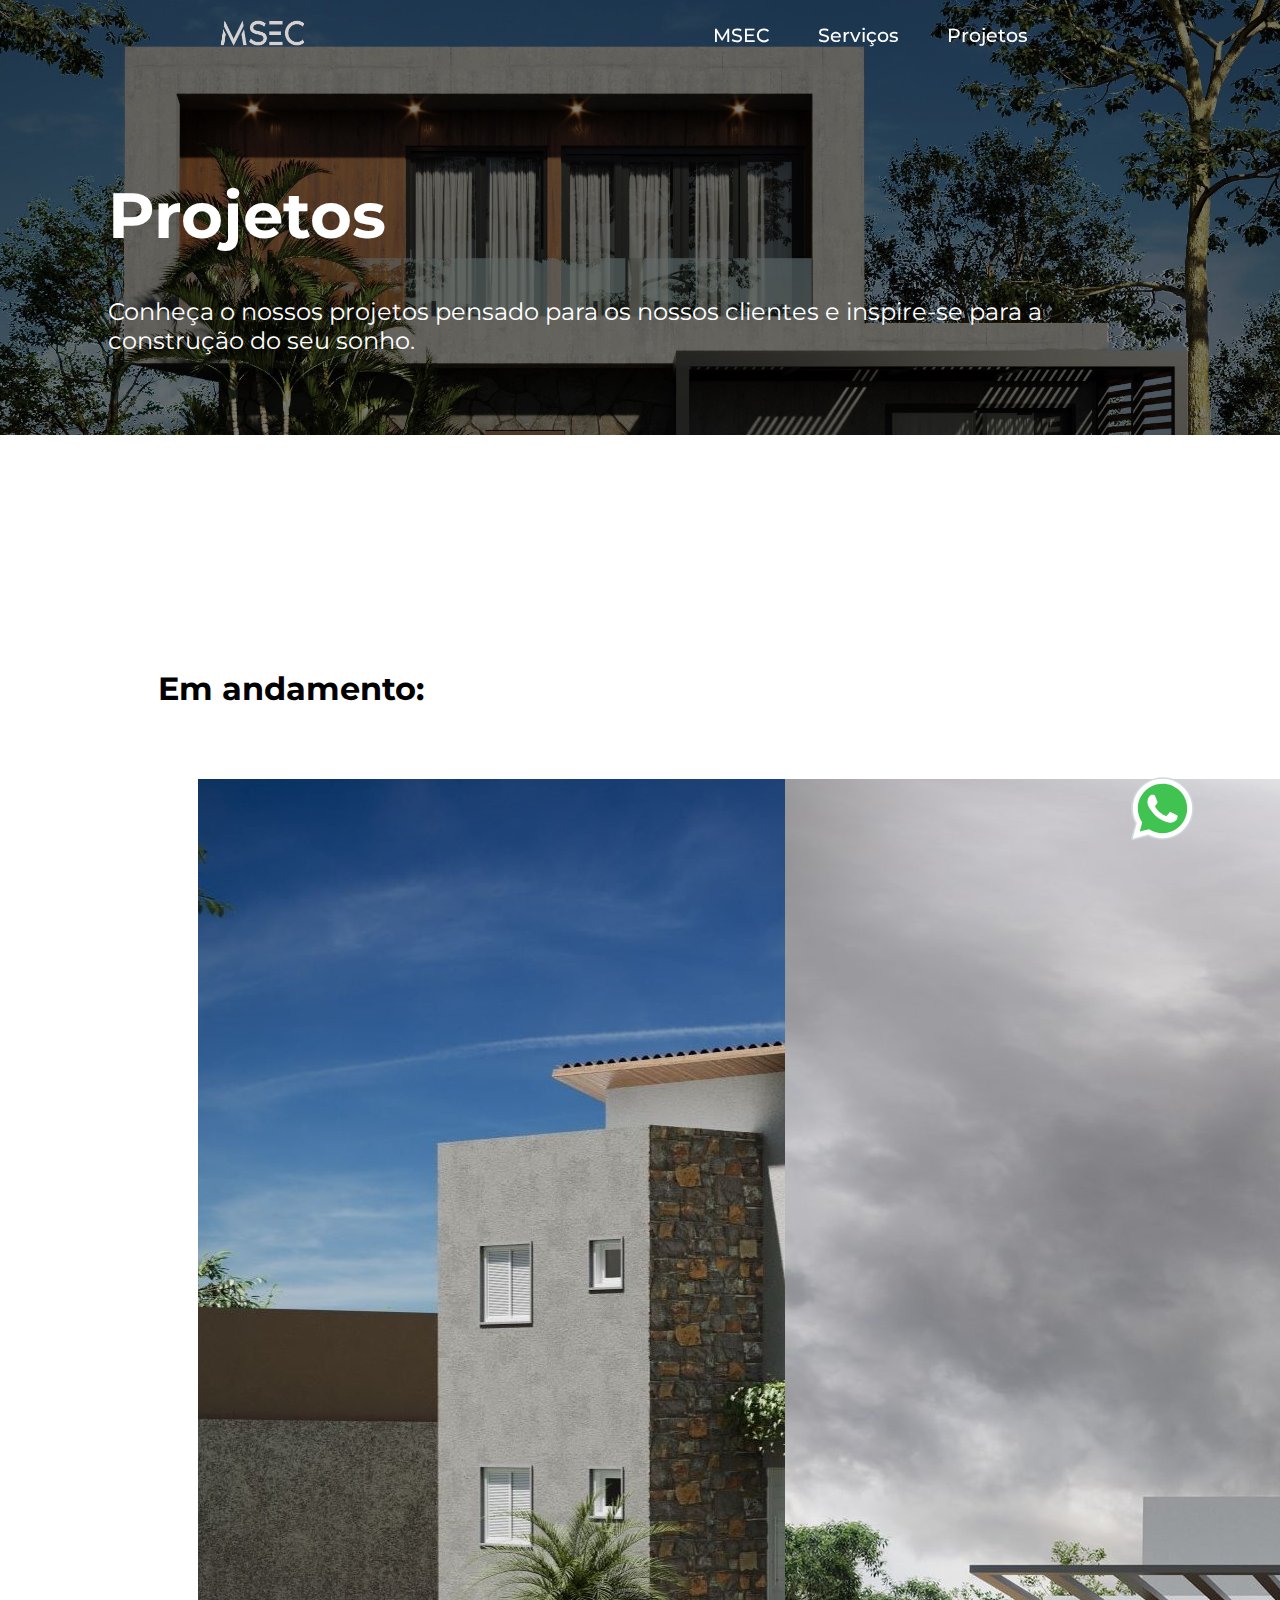
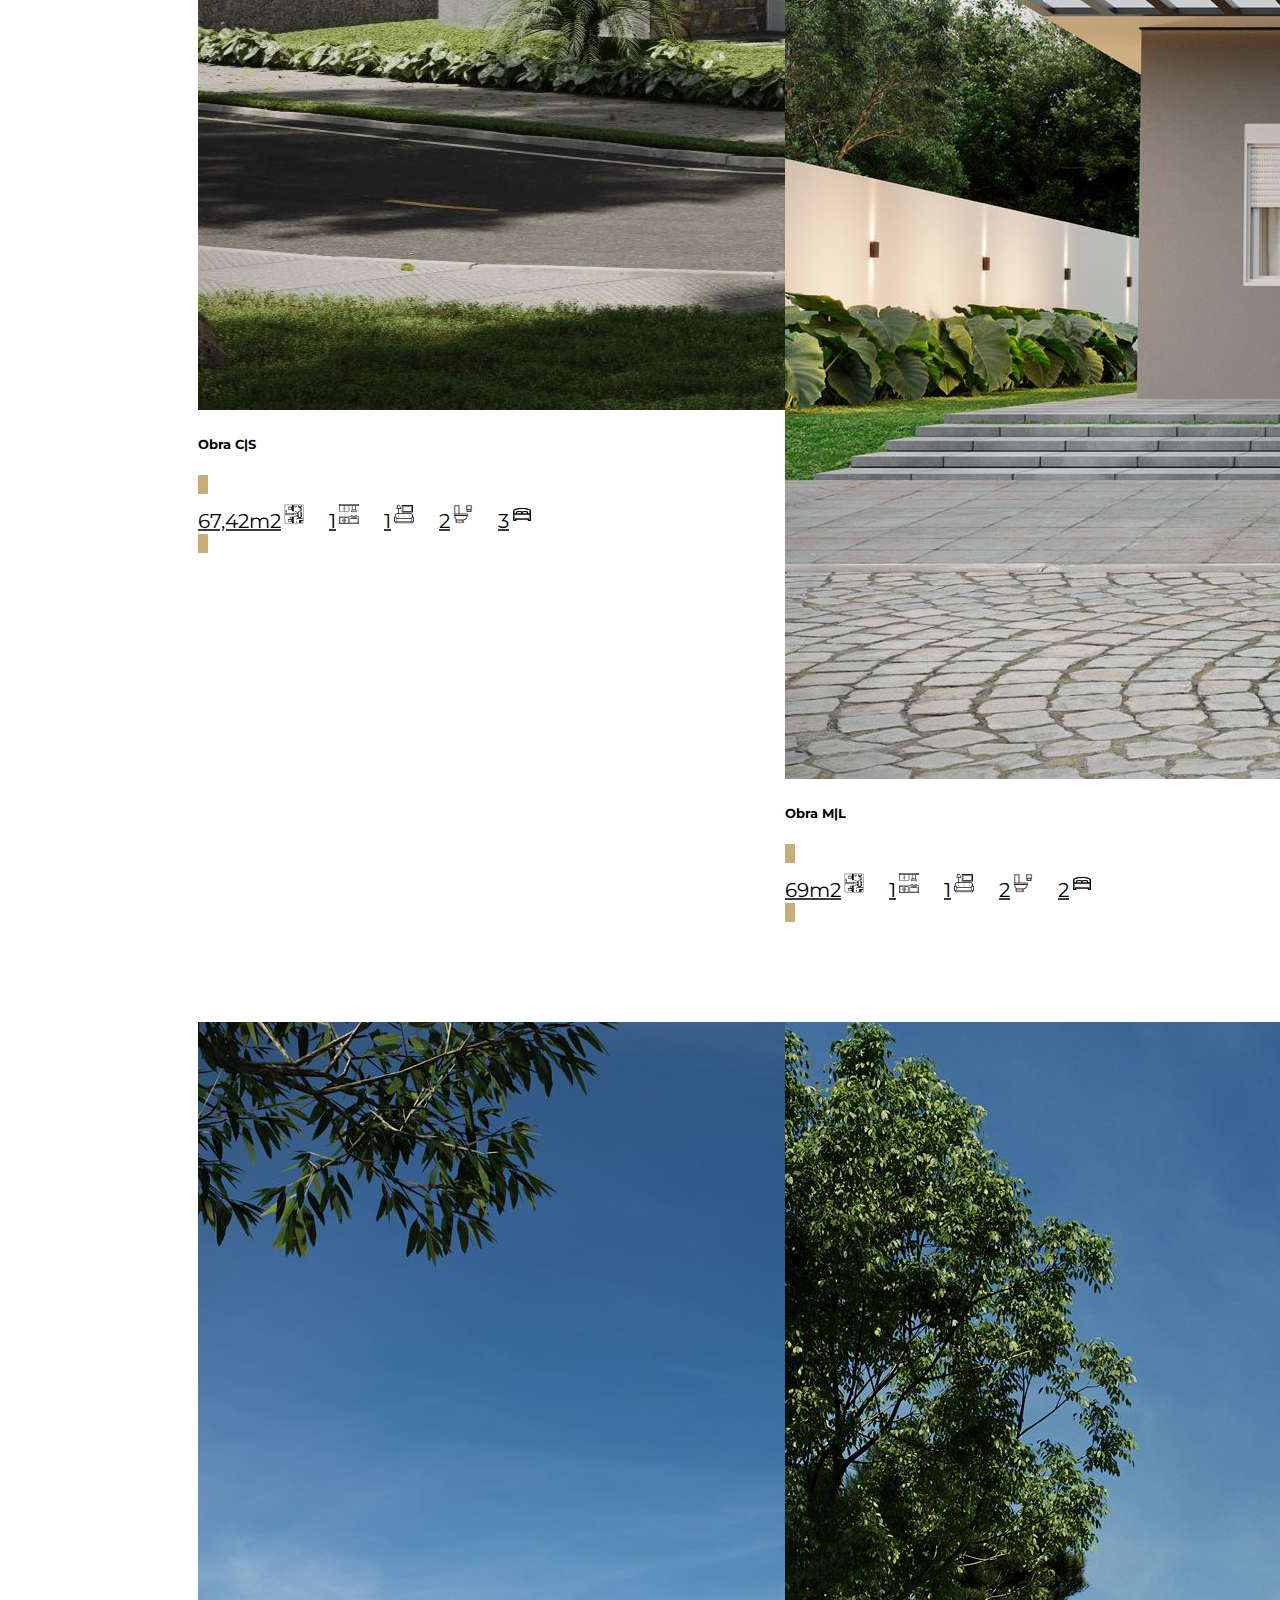
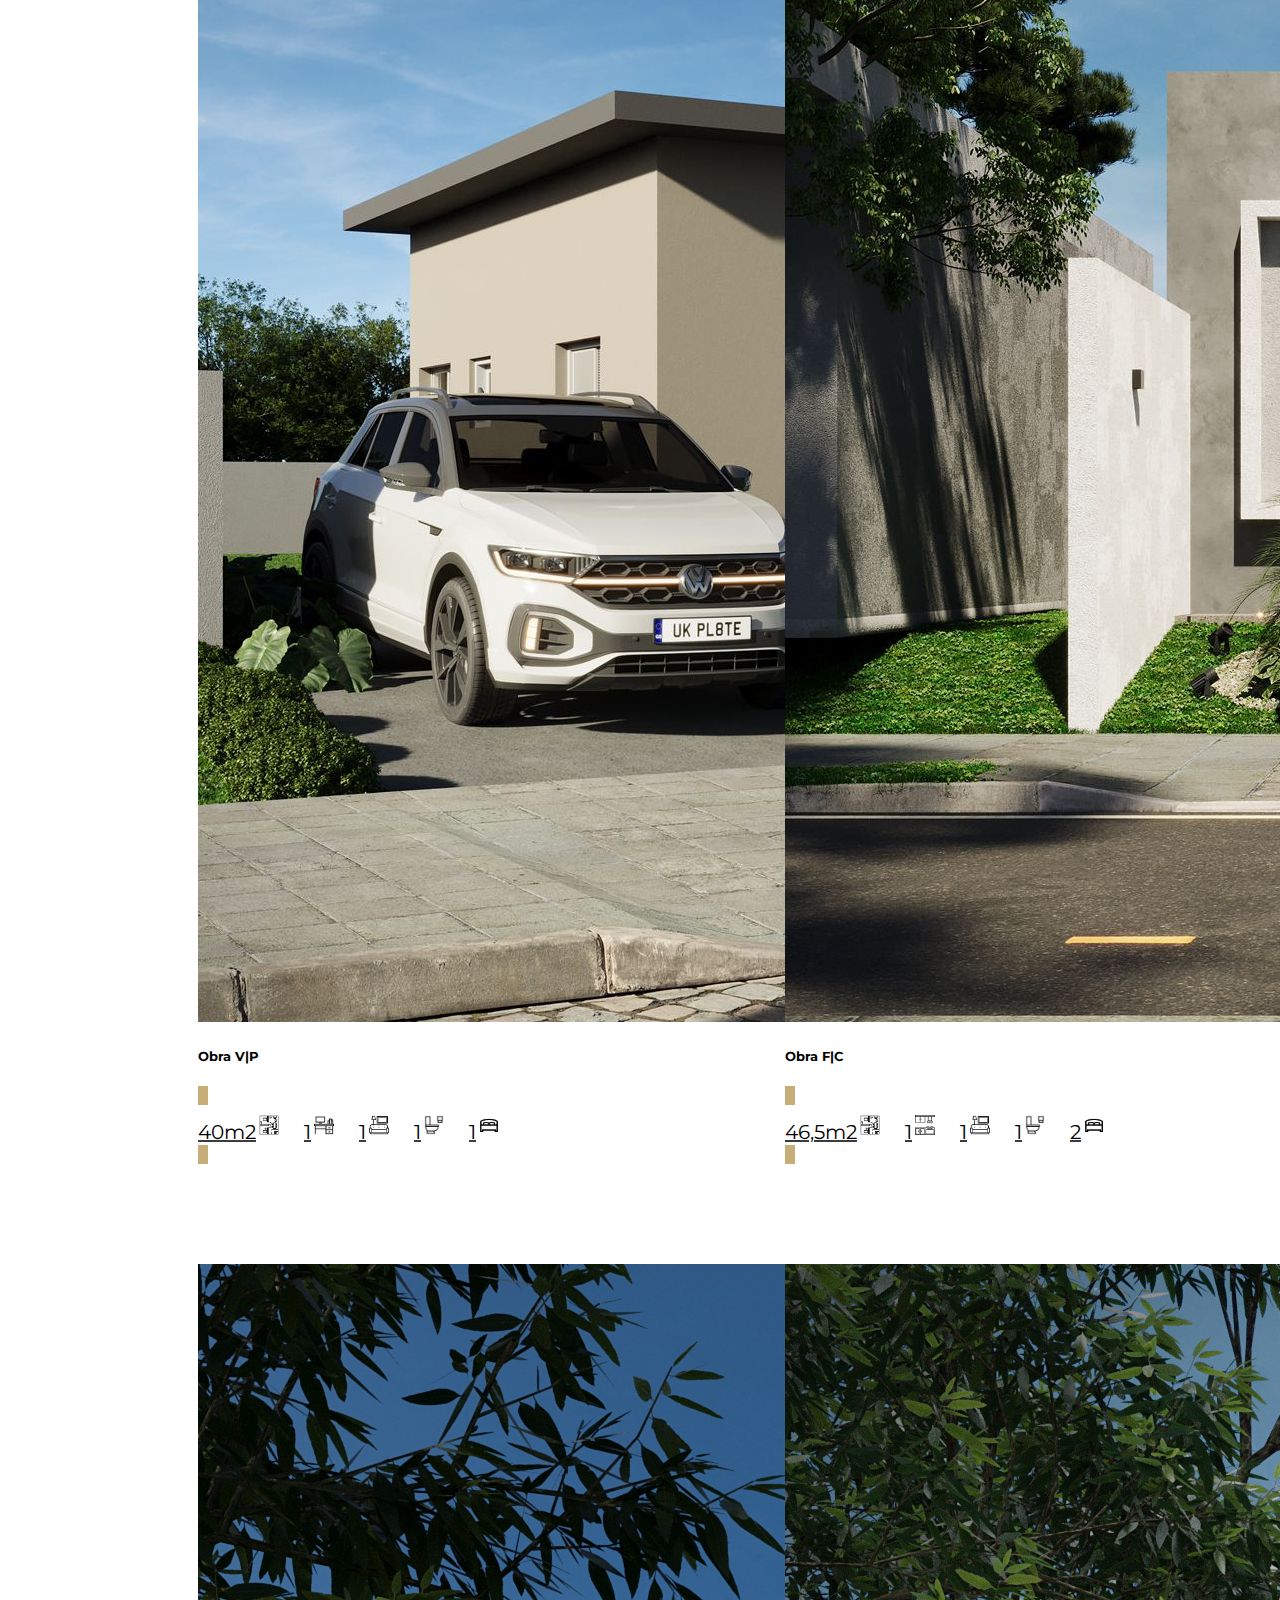
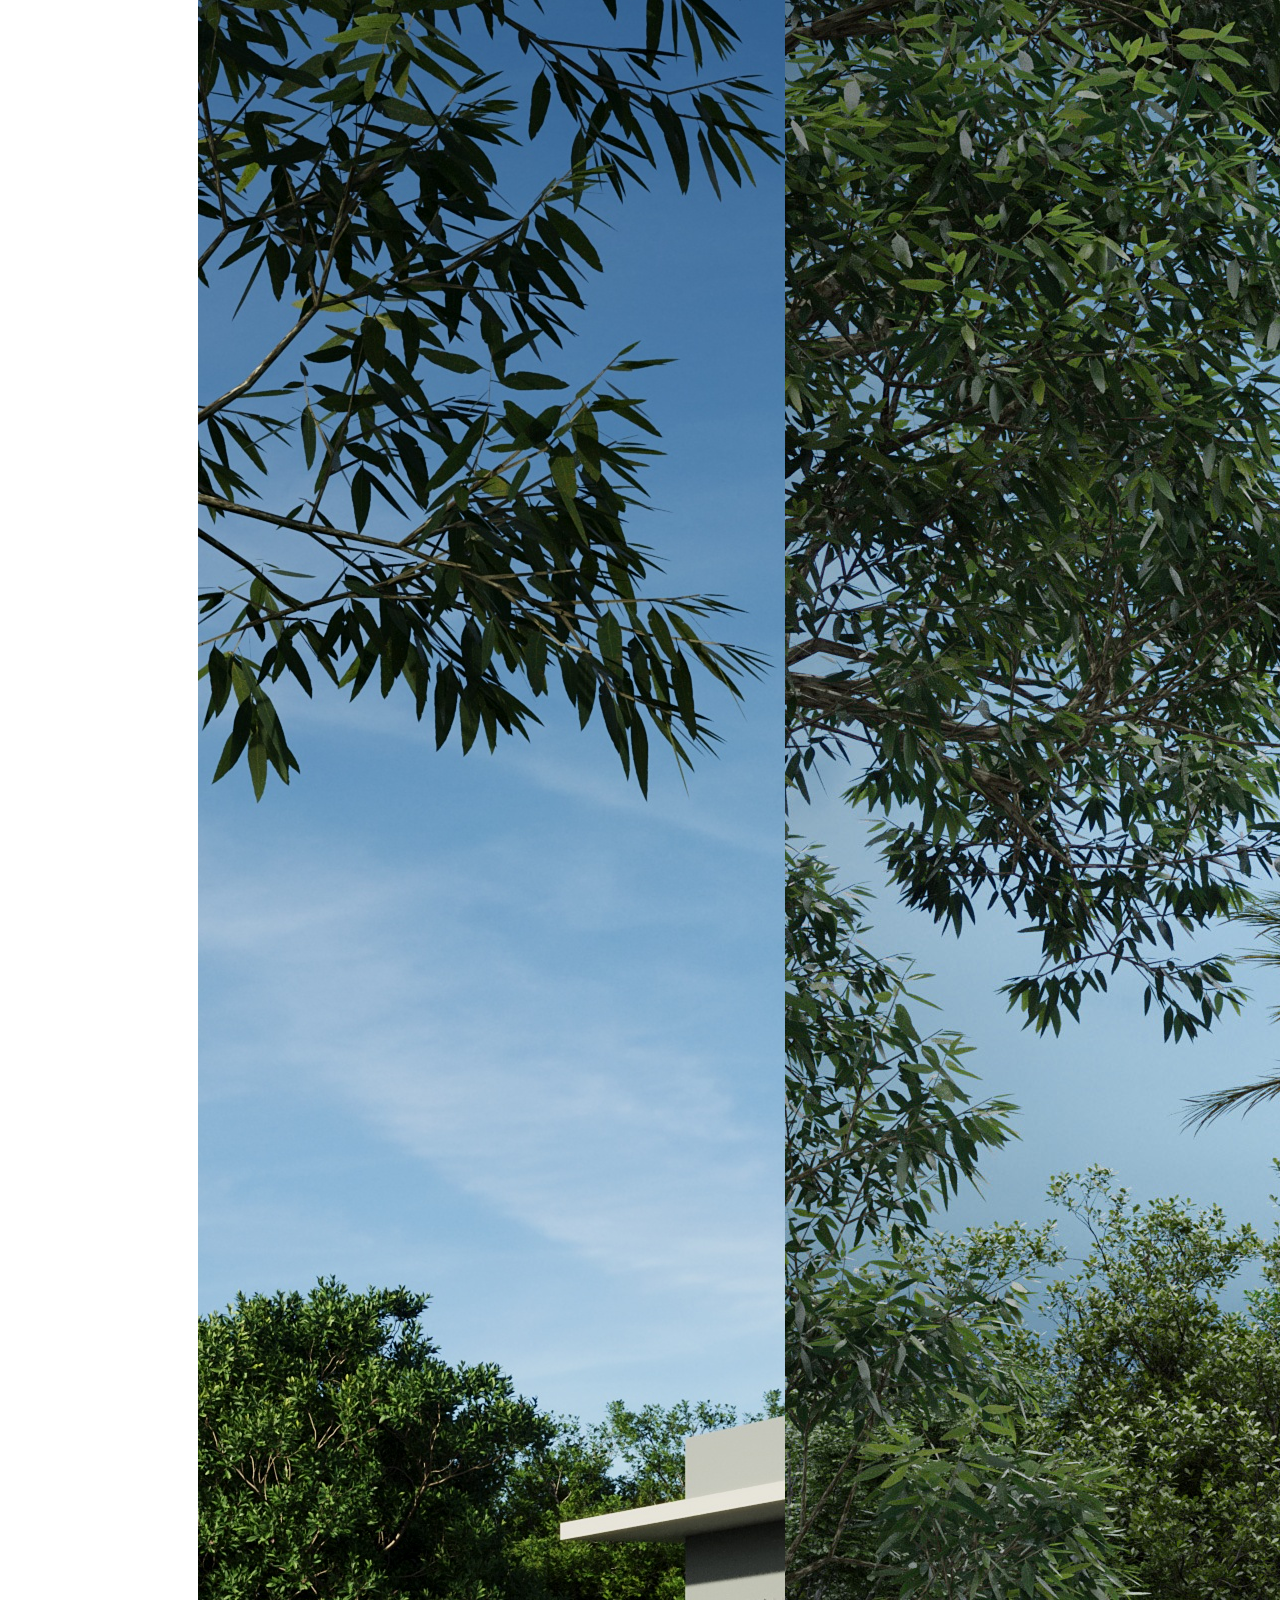
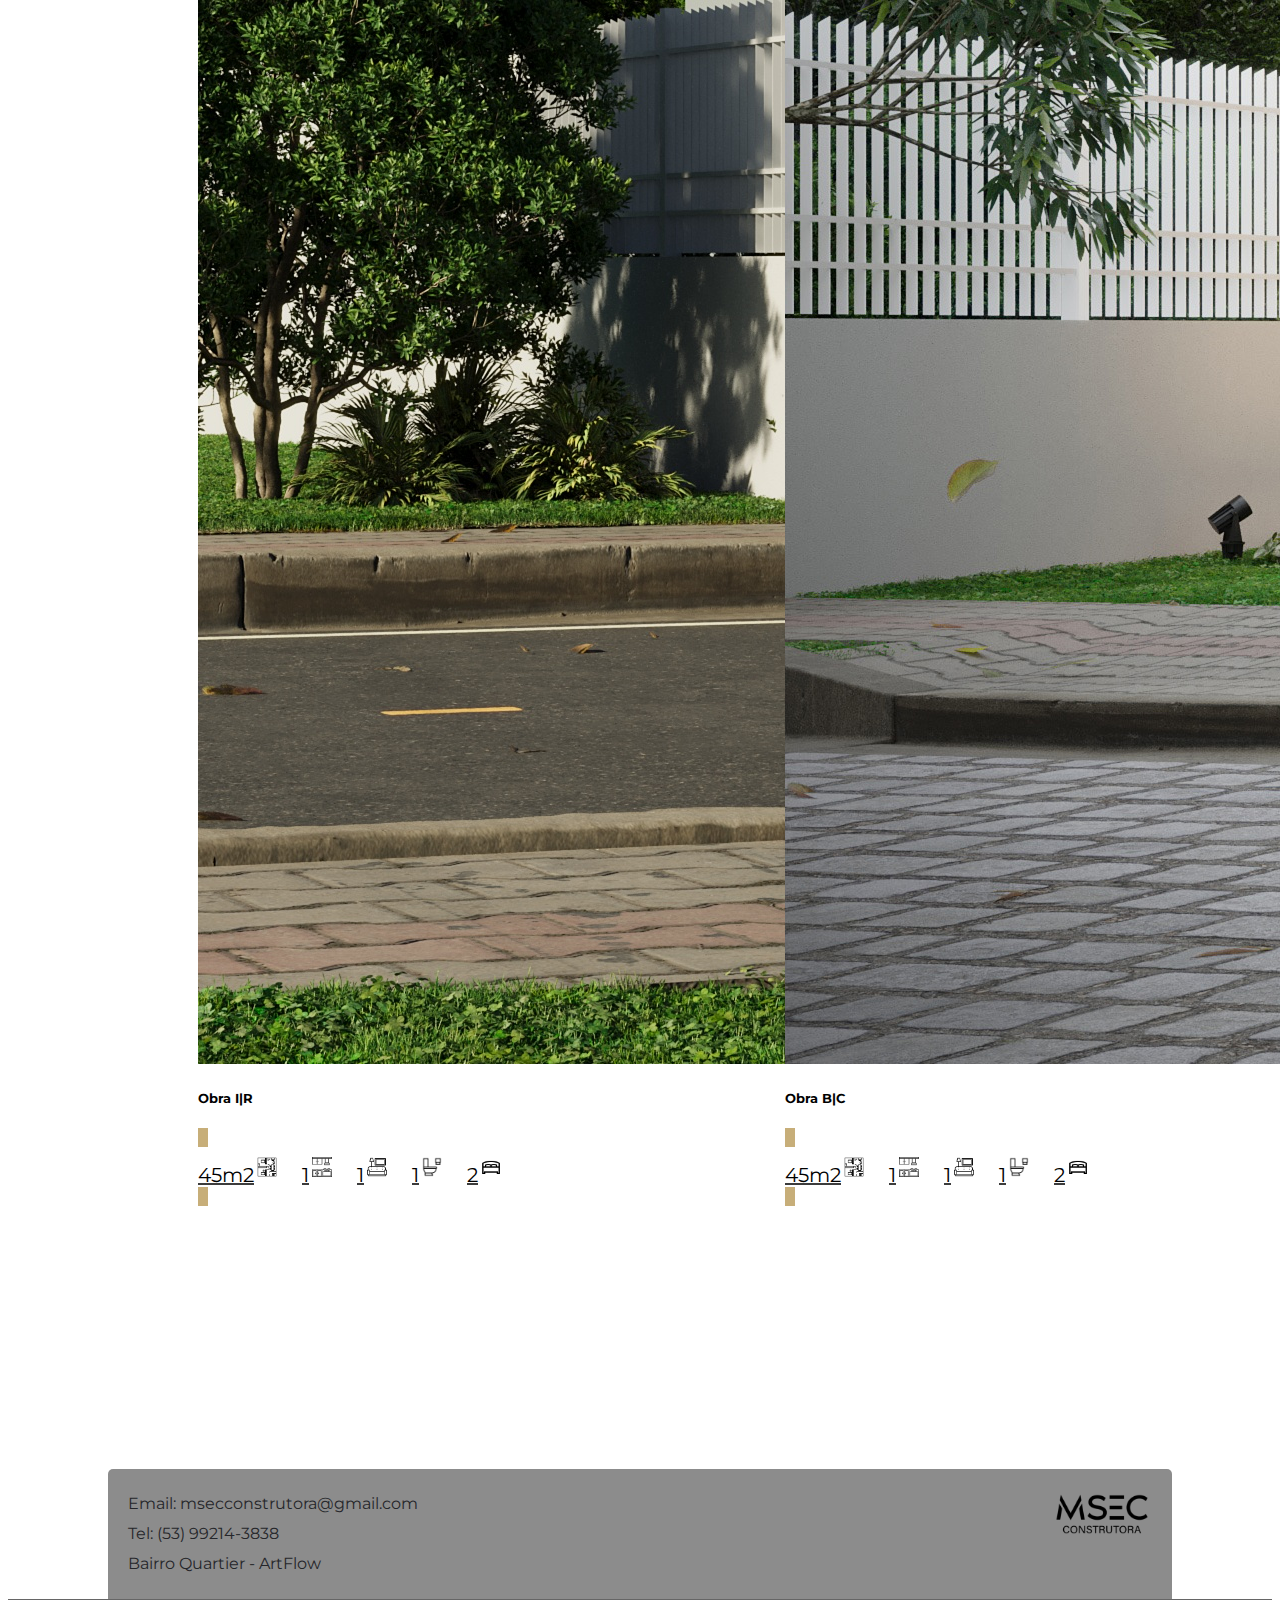
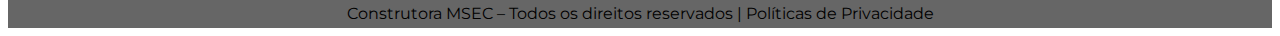
<file: projetos.html>
<!DOCTYPE html>
<html lang="pt-br">
<head>
    <meta charset="UTF-8">
    <meta name="viewport" content="width=device-width, initial-scale=1.0">
    <link href="https://cdn.jsdelivr.net/npm/bootstrap@5.3.2/dist/css/bootstrap.min.css" rel="stylesheet" integrity="sha384-T3c6CoIi6uLrA9TneNEoa7RxnatzjcDSCmG1MXxSR1GAsXEV/Dwwykc2MPK8M2HN" crossorigin="anonymous">
    <script src="https://cdn.jsdelivr.net/npm/bootstrap@5.3.2/dist/js/bootstrap.bundle.min.js" integrity="sha384-C6RzsynM9kWDrMNeT87bh95OGNyZPhcTNXj1NW7RuBCsyN/o0jlpcV8Qyq46cDfL" crossorigin="anonymous"></script>
    <link rel="stylesheet" href="Projetos&Imóveis/Style/style.css">
    <link rel="stylesheet" href="Projetos&Imóveis/Style/media.css">
    <script src="JS/script.js"></script>
    <link rel="preconnect" href="https://fonts.googleapis.com">
<link rel="preconnect" href="https://fonts.gstatic.com" crossorigin>
<link href="https://fonts.googleapis.com/css2?family=Montserrat:ital,wght@0,100..900;1,100..900&display=swap" rel="stylesheet">
    <title>MSEC - Projetos</title>
        <!-- Google tag (gtag.js) -->
<script async src="https://www.googletagmanager.com/gtag/js?id=G-1R8TJJ3V6D"></script>
<script>
  window.dataLayer = window.dataLayer || [];
  function gtag(){dataLayer.push(arguments);}
  gtag('js', new Date());

  gtag('config', 'G-1R8TJJ3V6D');
</script>
</head>
<body>
    <header>
        <a href="index.html"><img class="imagem-logo" src="Pagina Incial/Img/logo-b.png" alt=""></a>
        <span id="burguer" class="animate__animated animate__slideInRight" onclick="toggleMenu()">Menu</span>
        <nav id="menu">
            <ul>
              <li><a href="equipe.html">MSEC</a></li>
              <li><a href="servicos.html">Serviços</a></li>
              <li><a href="projetos.html"> Projetos</a></li> 
            </ul>
          </nav>
    </header>

    
    <main>
      <section>
          <div class="project_clientes">
              <div class="project_clientes_content">
                  <h1>Projetos</h1>
                  <p>Conheça o nossos projetos pensado para os nossos clientes e inspire-se para a construção do seu sonho.</p>
              </div>
        </section>
    </main>

    <section>

        <div class="conteudo-andamento">

        <div class="conteudo">
            <h1>
                Em andamento:
            </h1>
        </div>

        <div class="cards">

            
        <div class="card">
            <img src="Projetos&Imóveis/Img/CASA_01_MSEC_CONSTRUTORA_FINAL (2).jpg" class="card-img-top" alt="...">
            <div class="card-body">
              <h5 class="card-title">Obra C|S</h5>
              <p class="card-text"></p>
              <a href="#" class="btn btn-primary">
                <div class="banheiro">
                  <p>67,42m2</p>
                    <img src="Projetos&Imóveis/planta-da-casa.png" alt="terreno">
                  <p style="margin-left: 25px;">1</p>
                    <img src="Projetos&Imóveis/armario-de-cozinha.png" alt="cozinha">
                  <p style="margin-left: 25px;">1</p>
                    <img src="Projetos&Imóveis/sala-de-estar.png" alt="sala">
                  <p style="margin-left: 25px;">2</p>
                    <img src="Projetos&Imóveis/icons8-wc-50.png" alt="banheiro">
                  <p style="margin-left: 25px;">3</p>
                    <img src="Projetos&Imóveis/icons8-bedroom-32.png" alt="quarto">
                </div>
              </a>
            </div>
          </div>
          <div class="card">
            <img src="Projetos&Imóveis/Img/Obra ML.jpg" class="card-img-top" alt="...">
            <div class="card-body">
              <h5 class="card-title">Obra M|L</h5>
              <p class="card-text"></p>
              <a href="#" class="btn btn-primary">
                <div class="banheiro">
                  <p>69m2</p>
                    <img src="Projetos&Imóveis/planta-da-casa.png" alt="terreno">
                  <p style="margin-left: 25px;">1</p>
                    <img src="Projetos&Imóveis/armario-de-cozinha.png" alt="cozinha">
                  <p style="margin-left: 25px;">1</p>
                    <img src="Projetos&Imóveis/sala-de-estar.png" alt="sala">
                  <p style="margin-left: 25px;">2</p>
                    <img src="Projetos&Imóveis/icons8-wc-50.png" alt="banheiro">
                  <p style="margin-left: 25px;">2</p>
                    <img src="Projetos&Imóveis/icons8-bedroom-32.png" alt="quarto">
                </div>
              </a>
            </div>
          </div><div class="card">
            <img src="Projetos&Imóveis/Img/Obra VP.jpg" class="card-img-top" alt="...">
            <div class="card-body">
              <h5 class="card-title">Obra V|P</h5>
              <p class="card-text"></p>
              <a href="#" class="btn btn-primary">
                <div class="banheiro">
                  <p>40m2</p>
                    <img src="Projetos&Imóveis/planta-da-casa.png" alt="terreno">
                  <p style="margin-left: 25px;">1</p>
                    <img src="Projetos&Imóveis/icons8-office-50.png" alt="cozinha">
                  <p style="margin-left: 25px;">1</p>
                    <img src="Projetos&Imóveis/sala-de-estar.png" alt="sala">
                  <p style="margin-left: 25px;">1</p>
                    <img src="Projetos&Imóveis/icons8-wc-50.png" alt="banheiro">
                  <p style="margin-left: 25px;">1</p>
                    <img src="Projetos&Imóveis/icons8-bedroom-32.png" alt="quarto">
                </div>
              </a>
            </div>
          </div><div class="card">
            <img src="Projetos&Imóveis/Img/Obra FC.jpg" class="card-img-top" alt="...">
            <div class="card-body">
              <h5 class="card-title">Obra F|C</h5>
              <p class="card-text"></p>
              <a href="#" class="btn btn-primary">
                <div class="banheiro">
                  <p>46,5m2</p>
                    <img src="Projetos&Imóveis/planta-da-casa.png" alt="terreno">
                  <p style="margin-left: 25px;">1</p>
                    <img src="Projetos&Imóveis/armario-de-cozinha.png" alt="cozinha">
                  <p style="margin-left: 25px;">1</p>
                    <img src="Projetos&Imóveis/sala-de-estar.png" alt="sala">
                  <p style="margin-left: 25px;">1</p>
                    <img src="Projetos&Imóveis/icons8-wc-50.png" alt="banheiro">
                  <p style="margin-left: 25px;">2</p>
                    <img src="Projetos&Imóveis/icons8-bedroom-32.png" alt="quarto">
                </div>
              </a>
            </div>
          </div>
          <div class="card" style="width: 25rem;">
            <img src="Projetos&Imóveis/Img/FINAL_PROJETO I R.jpg" class="card-img-top" alt="...">
            <div class="card-body">
              <h5 class="card-title">Obra I|R</h5>
              <p class="card-text"></p>
              <a href="#" class="btn btn-primary">
                <div class="banheiro">
                  <p>45m2</p>
                    <img src="Projetos&Imóveis/planta-da-casa.png" alt="terreno">
                  <p style="margin-left: 25px;">1</p>
                    <img src="Projetos&Imóveis/armario-de-cozinha.png" alt="cozinha">
                  <p style="margin-left: 25px;">1</p>
                    <img src="Projetos&Imóveis/sala-de-estar.png" alt="sala">
                  <p style="margin-left: 25px;">1</p>
                    <img src="Projetos&Imóveis/icons8-wc-50.png" alt="banheiro">
                  <p style="margin-left: 25px;">2</p>
                    <img src="Projetos&Imóveis/icons8-bedroom-32.png" alt="quarto">
                </div>
              </a>
            </div>
          </div>
          <div class="card" style="width: 25rem;">
            <img src="Projetos&Imóveis/Img/FINAL_PROJETO B C.jpg" class="card-img-top" alt="...">
            <div class="card-body">
              <h5 class="card-title">Obra B|C</h5>
              <p class="card-text"></p>
              <a href="#" class="btn btn-primary">
                <div class="banheiro">
                  <p>45m2</p>
                    <img src="Projetos&Imóveis/planta-da-casa.png" alt="terreno">
                  <p style="margin-left: 25px;">1</p>
                    <img src="Projetos&Imóveis/armario-de-cozinha.png" alt="cozinha">
                  <p style="margin-left: 25px;">1</p>
                    <img src="Projetos&Imóveis/sala-de-estar.png" alt="sala">
                  <p style="margin-left: 25px;">1</p>
                    <img src="Projetos&Imóveis/icons8-wc-50.png" alt="banheiro">
                  <p style="margin-left: 25px;">2</p>
                    <img src="Projetos&Imóveis/icons8-bedroom-32.png" alt="quarto">
                </div>
              </a>
            </div>
          </div>

        <div class="conteudo-concluido">

            <div class="conteudo">
                <h1>
                  
                </h1>
            </div>
    
            
            </div>
    </section>
    <div class="container">
        
      <div class="container-contato">
        <a href="">Email: msecconstrutora@gmail.com</a>
          <a href="">Tel: (53) 99214-3838</a>
        <a href="">Bairro Quartier - ArtFlow</a>
      </div>
      <img src="Pagina Incial/Img/msec-logo.png" alt="" style="width: 100px; height: 50px; align-items: center;">
    </div>
  
    <footer>
      <p>Construtora MSEC – Todos os direitos reservados | Políticas de Privacidade</p>
    </footer>

    <div class="whatsapp-button">
      <a href="https://wa.me/5553992143838" target="_blank">
          <svg xmlns="http://www.w3.org/2000/svg" x="0px" y="0px" width="75" height="75" viewBox="0 0 48 48">
              <path fill="#fff" d="M4.868,43.303l2.694-9.835C5.9,30.59,5.026,27.324,5.027,23.979C5.032,13.514,13.548,5,24.014,5c5.079,0.002,9.845,1.979,13.43,5.566c3.584,3.588,5.558,8.356,5.556,13.428c-0.004,10.465-8.522,18.98-18.986,18.98c-0.001,0,0,0,0,0h-0.008c-3.177-0.001-6.3-0.798-9.073-2.311L4.868,43.303z"></path><path fill="#fff" d="M4.868,43.803c-0.132,0-0.26-0.052-0.355-0.148c-0.125-0.127-0.174-0.312-0.127-0.483l2.639-9.636c-1.636-2.906-2.499-6.206-2.497-9.556C4.532,13.238,13.273,4.5,24.014,4.5c5.21,0.002,10.105,2.031,13.784,5.713c3.679,3.683,5.704,8.577,5.702,13.781c-0.004,10.741-8.746,19.48-19.486,19.48c-3.189-0.001-6.344-0.788-9.144-2.277l-9.875,2.589C4.953,43.798,4.911,43.803,4.868,43.803z"></path><path fill="#cfd8dc" d="M24.014,5c5.079,0.002,9.845,1.979,13.43,5.566c3.584,3.588,5.558,8.356,5.556,13.428c-0.004,10.465-8.522,18.98-18.986,18.98h-0.008c-3.177-0.001-6.3-0.798-9.073-2.311L4.868,43.303l2.694-9.835C5.9,30.59,5.026,27.324,5.027,23.979C5.032,13.514,13.548,5,24.014,5 M24.014,42.974C24.014,42.974,24.014,42.974,24.014,42.974C24.014,42.974,24.014,42.974,24.014,42.974 M24.014,42.974C24.014,42.974,24.014,42.974,24.014,42.974C24.014,42.974,24.014,42.974,24.014,42.974 M24.014,4C24.014,4,24.014,4,24.014,4C12.998,4,4.032,12.962,4.027,23.979c-0.001,3.367,0.849,6.685,2.461,9.622l-2.585,9.439c-0.094,0.345,0.002,0.713,0.254,0.967c0.19,0.192,0.447,0.297,0.711,0.297c0.085,0,0.17-0.011,0.254-0.033l9.687-2.54c2.828,1.468,5.998,2.243,9.197,2.244c11.024,0,19.99-8.963,19.995-19.98c0.002-5.339-2.075-10.359-5.848-14.135C34.378,6.083,29.357,4.002,24.014,4L24.014,4z"></path><path fill="#40c351" d="M35.176,12.832c-2.98-2.982-6.941-4.625-11.157-4.626c-8.704,0-15.783,7.076-15.787,15.774c-0.001,2.981,0.833,5.883,2.413,8.396l0.376,0.597l-1.595,5.821l5.973-1.566l0.577,0.342c2.422,1.438,5.2,2.198,8.032,2.199h0.006c8.698,0,15.777-7.077,15.78-15.776C39.795,19.778,38.156,15.814,35.176,12.832z"></path><path fill="#fff" fill-rule="evenodd" d="M19.268,16.045c-0.355-0.79-0.729-0.806-1.068-0.82c-0.277-0.012-0.593-0.011-0.909-0.011c-0.316,0-0.83,0.119-1.265,0.594c-0.435,0.475-1.661,1.622-1.661,3.956c0,2.334,1.7,4.59,1.937,4.906c0.237,0.316,3.282,5.259,8.104,7.161c4.007,1.58,4.823,1.266,5.693,1.187c0.87-0.079,2.807-1.147,3.202-2.255c0.395-1.108,0.395-2.057,0.277-2.255c-0.119-0.198-0.435-0.316-0.909-0.554s-2.807-1.385-3.242-1.543c-0.435-0.158-0.751-0.237-1.068,0.238c-0.316,0.474-1.225,1.543-1.502,1.859c-0.277,0.317-0.554,0.357-1.028,0.119c-0.474-0.238-2.002-0.738-3.815-2.354c-1.41-1.257-2.362-2.81-2.639-3.285c-0.277-0.474-0.03-0.731,0.208-0.968c0.213-0.213,0.474-0.554,0.712-0.831c0.237-0.277,0.316-0.475,0.474-0.791c0.158-0.317,0.079-0.594-0.04-0.831C20.612,19.329,19.69,16.983,19.268,16.045z" clip-rule="evenodd"></path>
              </svg>
      </a>
  </div>
</body>
</html>
</file>
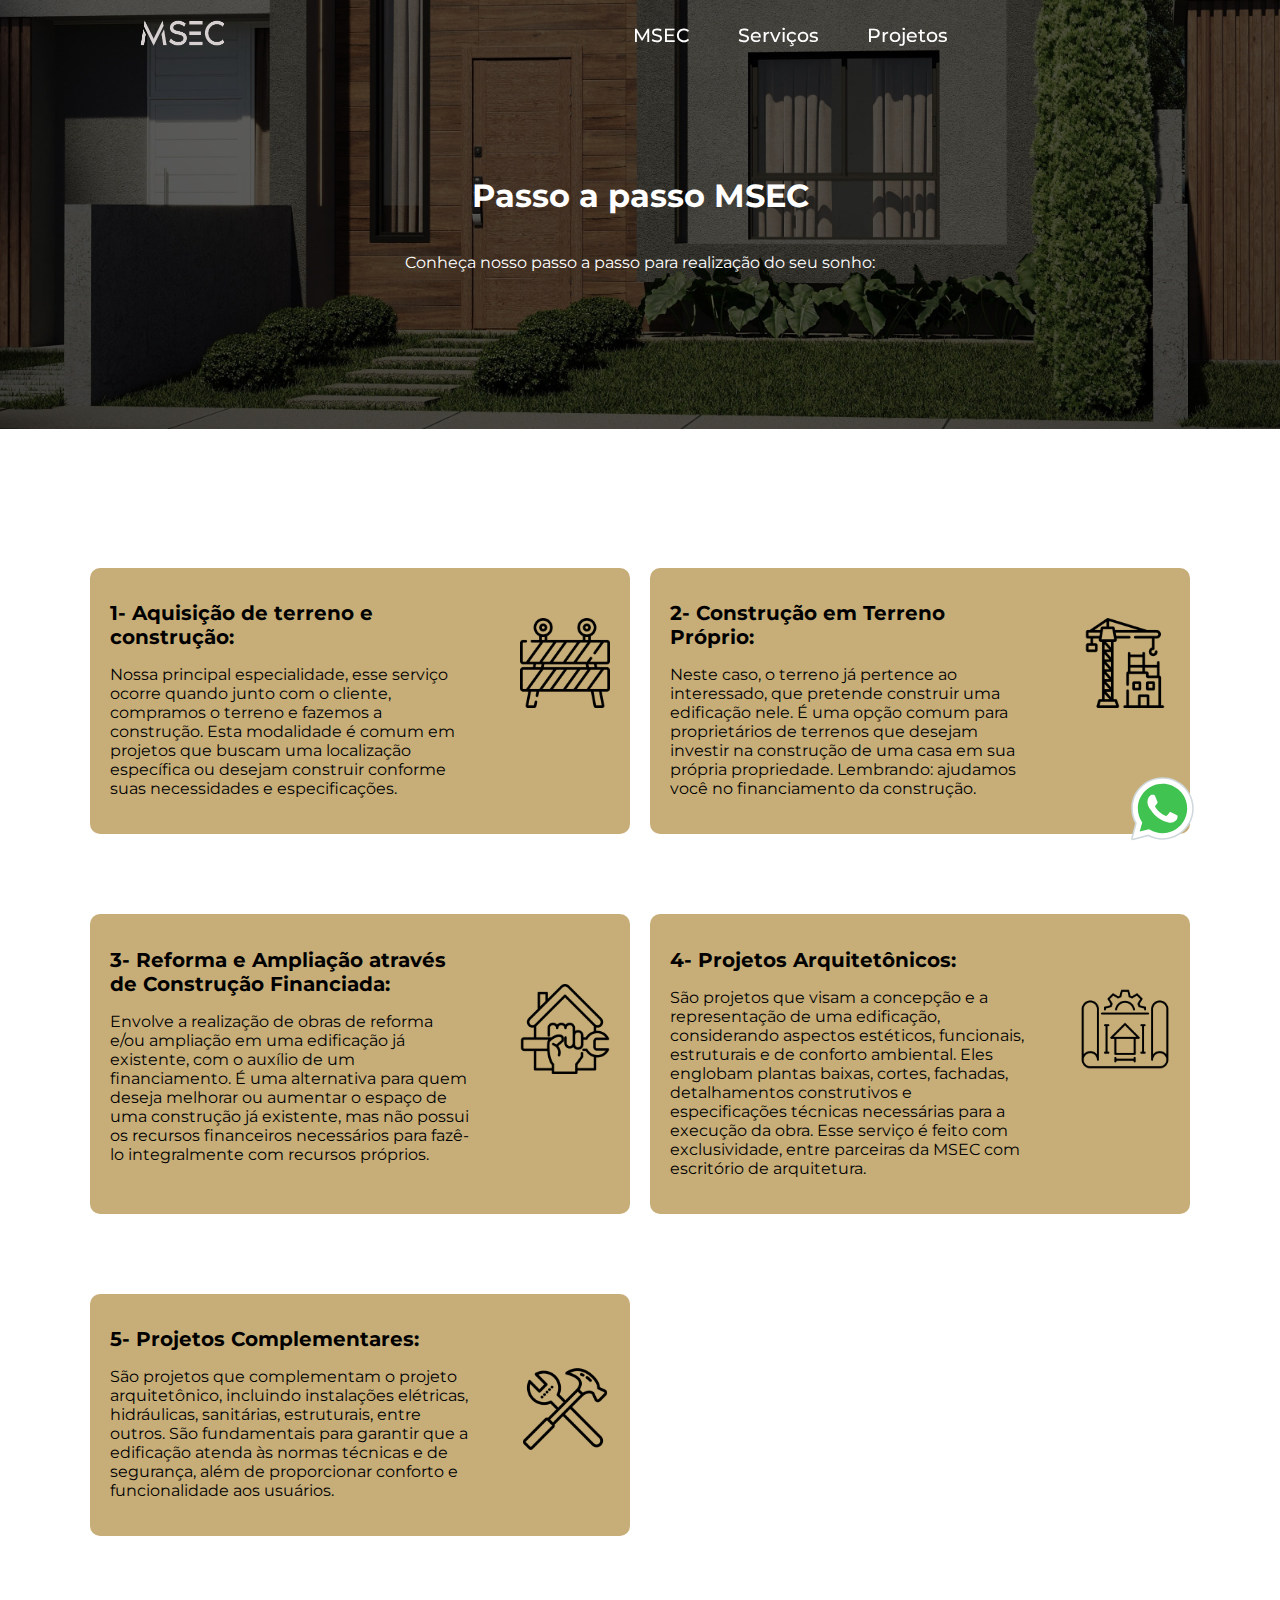
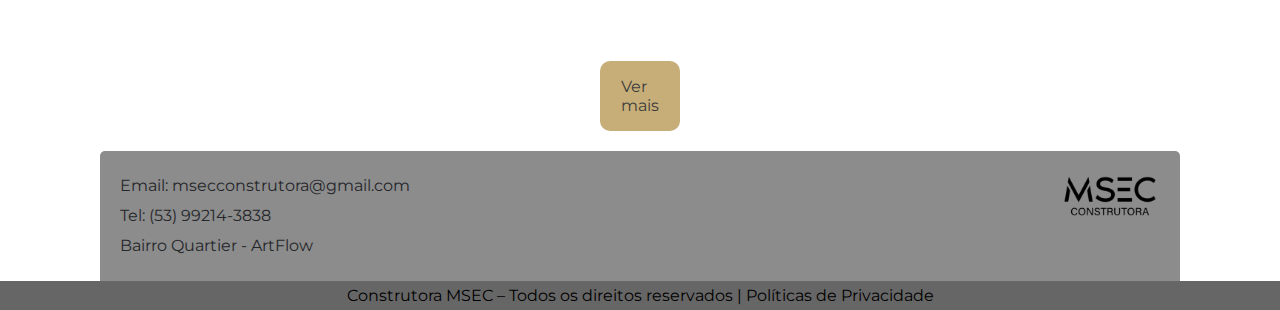
<file: servicos.html>
<!DOCTYPE html>
<html lang="pt-br">
<head>
    <meta charset="UTF-8">
    <meta name="viewport" content="width=device-width, initial-scale=1.0">
    <link rel="stylesheet" href="Serviços/Style/style.css">
    <link rel="stylesheet" href="Serviços/Style/media.css">
    <script src="JS/script.js"></script>
    <link rel="preconnect" href="https://fonts.googleapis.com">
<link rel="preconnect" href="https://fonts.gstatic.com" crossorigin>
<link href="https://fonts.googleapis.com/css2?family=Montserrat:ital,wght@0,100..900;1,100..900&display=swap" rel="stylesheet">
    <title>MSEC - Serviços</title>
        <!-- Google tag (gtag.js) -->
<script async src="https://www.googletagmanager.com/gtag/js?id=G-1R8TJJ3V6D"></script>
<script>
  window.dataLayer = window.dataLayer || [];
  function gtag(){dataLayer.push(arguments);}
  gtag('js', new Date());

  gtag('config', 'G-1R8TJJ3V6D');
</script>
</head>
<body>
    
    <header>
        <a href="index.html"><img class="imagem-logo" src="Pagina Incial/Img/logo-b.png" alt=""></a>
        <span id="burguer" class="animate__animated animate__slideInRight" onclick="toggleMenu()">Menu</span>
        <nav id="menu">
            <ul>
              <li><a href="equipe.html">MSEC</a></li>
              <li><a href="servicos.html">Serviços</a></li>
              <li><a href="projetos.html">Projetos</a></li>
            </ul>
          </nav>
    </header> 

    <div class="conteudo">
        
        <div class="passo">
            <h1>
                Passo a passo MSEC
            </h1>

            <p>Conheça nosso passo a passo para realização do seu sonho:</p>
        </div>

    <div id="todos">

        <div class="cards">
            <div class="card">
                <h1>1- Aquisição de terreno e construção:</h1>
                <p>Nossa principal especialidade, esse serviço ocorre quando junto com o cliente, compramos o terreno e fazemos a construção. Esta modalidade é comum em projetos que buscam uma localização específica ou desejam construir conforme suas necessidades e especificações.</p>                       
            </div>
           <img src="Icones/em-construcao (1).png" alt="" style="height: 90px; width: 90px; max-width: 100%; margin-top: 30px;">
        </div>
           
        <div class="cards1">
            <div class="card1">
                <h1>2- Construção em Terreno Próprio:</h1>
                <p>Neste caso, o terreno já pertence ao interessado, que pretende construir uma edificação nele. É uma opção comum para proprietários de terrenos que desejam investir na construção de uma casa em sua própria propriedade. Lembrando: ajudamos você no financiamento da construção.</p>                       
            </div>
           <img src="Icones/construcao.png" alt="" style="height: 90px; width: 90px; max-width: 100%; margin-top: 30px;">
        </div>
           
        <div class="cards2">
            <div class="card2">
                <h1>3- Reforma e Ampliação através de Construção Financiada:</h1>
                <p>Envolve a realização de obras de reforma e/ou ampliação em uma edificação já existente, com o auxílio de um financiamento. É uma alternativa para quem deseja melhorar ou aumentar o espaço de uma construção já existente, mas não possui os recursos financeiros necessários para fazê-lo integralmente com recursos próprios.</p>                       
            </div>
           <img src="Icones/reforma.png" alt="" style="height: 90px; width: 90px; max-width: 100%; margin-top: 50px;">
        </div>
        <div class="cards3">
            <div class="card2">
                <h1>4- Projetos Arquitetônicos:</h1>
                <p>São projetos que visam a concepção e a representação de uma edificação, considerando aspectos estéticos, funcionais, estruturais e de conforto ambiental. Eles englobam plantas baixas, cortes, fachadas, detalhamentos construtivos e especificações técnicas necessárias para a execução da obra. Esse serviço é feito com exclusividade, entre parceiras da MSEC com escritório de arquitetura.</p>                       
            </div>
           <img src="Icones/arquitetonico.png" alt="" style="height: 90px; width: 90px; max-width: 100%; margin-top: 50px;">
        </div>
        <div class="cards4">
            <div class="card2">
                <h1>5- Projetos Complementares:</h1>
                <p>São projetos que complementam o projeto arquitetônico, incluindo instalações elétricas, hidráulicas, sanitárias, estruturais, entre outros. São fundamentais para garantir que a edificação atenda às normas técnicas e de segurança, além de proporcionar conforto e funcionalidade aos usuários.</p>                       
            </div>
           <img src="Icones/ferramentas-de-construcao.png" alt="" style="height: 90px; width: 90px; max-width: 100%; margin-top: 50px;">
        </div>
    </div>
    </div> 
    
    <section>
        <a class="button-ver-mais" href="https://wa.me/5553999020943">Ver mais</a>
    </section>

    <div class="container">
        
        <div class="container-contato">
          <a href="">Email: msecconstrutora@gmail.com</a>
          <a href="">Tel: (53) 99214-3838</a>
          <a href="">Bairro Quartier - ArtFlow</a>
        </div>
        <img src="Pagina Incial/Img/msec-logo.png" alt="" style="width: 100px; height: 50px; align-items: center;">
      </div>


    <footer>
        <p>Construtora MSEC – Todos os direitos reservados | Políticas de Privacidade</p>
    </footer>

    <div class="whatsapp-button">
        <a href="https://wa.me/5553992143838" target="_blank">
            <svg xmlns="http://www.w3.org/2000/svg" x="0px" y="0px" width="75" height="75" viewBox="0 0 48 48">
                <path fill="#fff" d="M4.868,43.303l2.694-9.835C5.9,30.59,5.026,27.324,5.027,23.979C5.032,13.514,13.548,5,24.014,5c5.079,0.002,9.845,1.979,13.43,5.566c3.584,3.588,5.558,8.356,5.556,13.428c-0.004,10.465-8.522,18.98-18.986,18.98c-0.001,0,0,0,0,0h-0.008c-3.177-0.001-6.3-0.798-9.073-2.311L4.868,43.303z"></path><path fill="#fff" d="M4.868,43.803c-0.132,0-0.26-0.052-0.355-0.148c-0.125-0.127-0.174-0.312-0.127-0.483l2.639-9.636c-1.636-2.906-2.499-6.206-2.497-9.556C4.532,13.238,13.273,4.5,24.014,4.5c5.21,0.002,10.105,2.031,13.784,5.713c3.679,3.683,5.704,8.577,5.702,13.781c-0.004,10.741-8.746,19.48-19.486,19.48c-3.189-0.001-6.344-0.788-9.144-2.277l-9.875,2.589C4.953,43.798,4.911,43.803,4.868,43.803z"></path><path fill="#cfd8dc" d="M24.014,5c5.079,0.002,9.845,1.979,13.43,5.566c3.584,3.588,5.558,8.356,5.556,13.428c-0.004,10.465-8.522,18.98-18.986,18.98h-0.008c-3.177-0.001-6.3-0.798-9.073-2.311L4.868,43.303l2.694-9.835C5.9,30.59,5.026,27.324,5.027,23.979C5.032,13.514,13.548,5,24.014,5 M24.014,42.974C24.014,42.974,24.014,42.974,24.014,42.974C24.014,42.974,24.014,42.974,24.014,42.974 M24.014,42.974C24.014,42.974,24.014,42.974,24.014,42.974C24.014,42.974,24.014,42.974,24.014,42.974 M24.014,4C24.014,4,24.014,4,24.014,4C12.998,4,4.032,12.962,4.027,23.979c-0.001,3.367,0.849,6.685,2.461,9.622l-2.585,9.439c-0.094,0.345,0.002,0.713,0.254,0.967c0.19,0.192,0.447,0.297,0.711,0.297c0.085,0,0.17-0.011,0.254-0.033l9.687-2.54c2.828,1.468,5.998,2.243,9.197,2.244c11.024,0,19.99-8.963,19.995-19.98c0.002-5.339-2.075-10.359-5.848-14.135C34.378,6.083,29.357,4.002,24.014,4L24.014,4z"></path><path fill="#40c351" d="M35.176,12.832c-2.98-2.982-6.941-4.625-11.157-4.626c-8.704,0-15.783,7.076-15.787,15.774c-0.001,2.981,0.833,5.883,2.413,8.396l0.376,0.597l-1.595,5.821l5.973-1.566l0.577,0.342c2.422,1.438,5.2,2.198,8.032,2.199h0.006c8.698,0,15.777-7.077,15.78-15.776C39.795,19.778,38.156,15.814,35.176,12.832z"></path><path fill="#fff" fill-rule="evenodd" d="M19.268,16.045c-0.355-0.79-0.729-0.806-1.068-0.82c-0.277-0.012-0.593-0.011-0.909-0.011c-0.316,0-0.83,0.119-1.265,0.594c-0.435,0.475-1.661,1.622-1.661,3.956c0,2.334,1.7,4.59,1.937,4.906c0.237,0.316,3.282,5.259,8.104,7.161c4.007,1.58,4.823,1.266,5.693,1.187c0.87-0.079,2.807-1.147,3.202-2.255c0.395-1.108,0.395-2.057,0.277-2.255c-0.119-0.198-0.435-0.316-0.909-0.554s-2.807-1.385-3.242-1.543c-0.435-0.158-0.751-0.237-1.068,0.238c-0.316,0.474-1.225,1.543-1.502,1.859c-0.277,0.317-0.554,0.357-1.028,0.119c-0.474-0.238-2.002-0.738-3.815-2.354c-1.41-1.257-2.362-2.81-2.639-3.285c-0.277-0.474-0.03-0.731,0.208-0.968c0.213-0.213,0.474-0.554,0.712-0.831c0.237-0.277,0.316-0.475,0.474-0.791c0.158-0.317,0.079-0.594-0.04-0.831C20.612,19.329,19.69,16.983,19.268,16.045z" clip-rule="evenodd"></path>
                </svg>
        </a>
    </div>

</body>
</html>
</file>
<file: Projetos&Imóveis/Style/style.css>
@import url('https://fonts.googleapis.com/css2?family=Roboto:wght@100&display=swap');
@import url('https://fonts.googleapis.com/css2?family=Roboto:wght@700&family=Ubuntu:wght@300;400;500;700&display=swap');


:root{
    --cor-principal:#3C3C3C;  
    --cor-secundaria:#515151;  
    --cor-terciaria:#666666;  
    --cor-quarta:#8C8C8C;
    --cor--quinta:#b5b5b5;
    --cor-hover: #c7ae79;  
}

html{
    max-width: 100%;
}

body{
    font-family: 'Montserrat';
    background-image: url('CASA\ 05\ \(1\).jpg');
    background-repeat: no-repeat;
    background-size: 100%;
    padding-top: 75px;
}

/*************************************/
/*              HEADER               */
/*************************************/


header{
    display: flex;
    justify-content: center;
    align-items: center;
    background-color: rgba(0, 0, 0, 0);
    width: 100%;
    height: 70px;
    position:fixed;
    top: 0;
    left: 0;
    z-index: 1000;
    padding-left: 150px;
    transition: background-color 0.5s ease-in-out;
}

.header-scrolled{
    background-color: var(--cor-secundaria);
}

.imagem-logo{
    width: 120px;
    height: 70px;
    cursor: pointer;
}

nav{
    margin: 0px;
}

#burguer{
    display: none;
}

nav li ul{
    position:absolute;
    top:25px;
    left:0;
    display:none;
}

ul{
    display: flex;
    list-style-type: none;
    gap: 3rem;
    text-decoration: none;
    margin: 0 350px;
    align-items: center;
}

li a{
    color: #ffffff;
    text-decoration: none;
    font-size: 1.2rem;
    font-weight: 500;
}

li a:hover{
    transition: all .1s ease-in-out;
    color: var(--cor-hover);
    text-decoration: underline 2px solid;
}

li a:active{
    text-decoration: underline 2px solid;
}

/****************************************************/

.project_clientes{
    padding: 50px 100px;
    display: flex;
    margin: 0;
}

.project_clientes h1{
    font-size: 4em;
    color: white;
}

.project_clientes p{
    color: white;
    font-size: 1.5rem;
    width: 100%;
}

/*********************************************************/


.conteudo-andamento{
    margin-top: 190px;
}

.conteudo h1{
    display: flex;
    padding: 50px 150px;
}


.card{
    width:25rem;
}

.cards{
    display: grid;
    grid-template-columns: 1fr 1fr;
    margin: 0;
    padding: 0;
    justify-content: center;
    margin-left: 190px; 
    gap: 100px;
}

/***************************************************/

.banheiro{
    display: flex;
    align-items: center;
    height: 40px;
}

.banheiro p{
    font-size: 20px;
    padding-top: 15px;
    color: black;
}

.banheiro img{
    width: 20px;
    height: 20px;
    margin-left: 3px;
}

.btn-primary{
    background-color: var(--cor-hover);
    border: #25262a;
    color: var(--cor-principal);
    width: 100%;
    padding: 0px 10px;
}
.btn-primary:hover{
    background-color: var(--cor-hover);
    border: #25262a;
    color: var(--cor-principal);
}

.card-text {
    font-size: 14px;
}

/**********************************************************/
.container{
    margin-top: 35px;
    background-color: var(--cor-quarta);
    padding: 20px;
    border-radius: 5px 5px 0px 0px;
    display: flex;
    justify-content: space-between;
    margin-top: 20px;
    margin: 20px 100px 0px 100px;
}

.container-contato{
    display: flex;
    flex-direction: column;
}

.container-contato a{
    color: #25262a;
    line-height: 30px;
    text-decoration: none;
}

footer{
    background-color: var(--cor-terciaria);
    height: 100%;
    margin: 0;
    justify-content: center;
}

footer p{
    margin: 0;
    text-align: center;
    padding: 5px;
}

/********* WHATSAPP *******/

.whatsapp-button {
    position: fixed;
    bottom: 50px;
    right: 80px;
    z-index: 999;
  }
  
  .whatsapp-button img {
    width: 100px; /* Tamanho do ícone do WhatsApp */
    height: 100px;
    border-radius: 50%;
    background-color: #25d366; /* Cor de fundo do botão */
    padding: 20px; /* Espaçamento interno */
    box-shadow: 0px 0px 10px rgba(0, 0, 0, 0.3); /* Sombra */
    cursor: pointer;
  }
  
  .whatsapp-button img:hover {
    background-color: #128c7e; /* Cor de fundo do botão ao passar o mouse */
  }
</file>
<file: Projetos&Imóveis/Style/media.css>
@media(max-width: 768px) {
    header{
        display: flex;
        justify-content: space-between;
        padding: 30px;
    }

    #menu{
        display: none;
        flex-direction: column;
    }
    #menu.show-menu {
        display: block; /* Mostrar o menu quando a classe show-menu estiver presente */
    }

    ul{
        display: flex;
        align-items: center;
        padding: 0;
        margin: 0;
        
    }

    #burguer{
        display: block;
        background-color: #c7ae79;
        color: #515151 ;
        text-align: center;
        padding: 10px;
        cursor: pointer;
        border-radius: 5px;
    }
    
    .project_clientes{
        padding: 0 40px;
        margin: 0;
    }

    .project_clientes_content h1{
        font-size: 30px;
    }
    .project_clientes_content p{
        font-size: 16px;
    }

    /********************************************/
    
    .conteudo-andamento{
        margin-top: 50px;
    }

    .conteudo h1{
        padding: 50px 40px;
    }

    .cards{
        display: flex;
        flex-direction: column;
        margin: 0;
        padding: 100px;
        gap: 50px;
    }

    .card-text{
        font-size: 14px;
        
    }

    .container{
        margin: 0;
        max-width: 100%;
    }


}

@media (max-width: 560px){
   
    .project_clientes{
        display: flex;
        text-align: center;
    }

    .project_clientes_content h1{
        font-size: 28px;
    }
    .project_clientes_content p{
        display: none;
    }

    .conteudo-andamento{
        margin-top: 25px;
    }

    .conteudo h1{
        text-align: center;
    }

    .cards{
        display: flex;
        flex-direction: column;
        align-items: center;
    }

    
}

@media(max-width: 426px){
    .project_clientes{
        display: flex;
        text-align: center;
    }

    .project_clientes_content h1{
        font-size: 28px;
    }
    .project_clientes_content p{
        display: none;
    }

       
    
}

@media(max-width: 432px){
    body{
        max-width: 100%;
    }

    #fraseImpactante{
        padding: 0 50px;
    }

    .botao1{
        padding: 5px 2px;
    }

    ul li a{
        font-size: 12px;
    }

    ul{
        gap: 10px;
    }

    #burguer{
        width: 70px;
        height: 40px;
    }

    #depoimentos{
        margin-bottom: 250px;
    }

    .container-footer{
        margin: 0;
        padding: 15px;
    }

    .container-contato{
        font-size: 13px;
        
    }

    .carousel-container{
        margin:0px;
        width:100%;
    }

    main{
        margin: 0;
    }

    #quem-somos .frases p{
        font-size: 12px;
    }

    #quem-somos .foto img{
        width: 200px;
    }

    .imagem-colab{
        border-radius: 25px;

    }

    .foto img{
        width: 70%;
    }

    .conteudo-andamento{
        margin: 0px 50px;
    }

   .cards{
    margin: 0;
    padding: 0;
   }
}
</file>
<file: Serviços/Style/style.css>
@import url('https://fonts.googleapis.com/css2?family=Roboto:wght@100&display=swap');
@import url('https://fonts.googleapis.com/css2?family=Roboto:wght@700&family=Ubuntu:wght@300;400;500;700&display=swap');


:root{
    --cor-principal:#3C3C3C;  
    --cor-secundaria:#515151;  
    --cor-terciaria:#666666;  
    --cor-quarta:#8C8C8C;
    --cor--quinta:#b5b5b5;
    --cor-hover: #c7ae79;  
}

html{
    max-width: 100%;
}

body{
    font-family: 'Montserrat';
    padding-top: 75px;
    background-image: url('render\ serv.jpg');
    background-repeat: no-repeat;
    background-size: 100%;
    margin: 0;
}

/*************************************/
/*              HEADER               */
/*************************************/


header{
    display: flex;
    justify-content: center;
    align-items: center;
    background-color: rgba(0, 0, 0, 0);
    width: 100%;
    height: 70px;
    position:fixed;
    top: 0;
    left: 0;
    z-index: 1000;
    padding-left: 70px;
    transition: background-color 0.5s ease-in-out;
}

.header-scrolled{
    background-color: var(--cor-secundaria);
}

.imagem-logo{
    width: 120px;
    height: 70px;
    cursor: pointer;
}

nav{
    margin: 0px;
}

#burguer{
    display: none;
}

nav li ul{
    position:absolute;
    top:25px;
    left:0;
    display:none;
}

ul{
    display: flex;
    list-style-type: none;
    gap: 3rem;
    text-decoration: none;
    margin: 0 350px;
    align-items: center;
}

li a{
    color: #ffffff;
    text-decoration: none;
    font-size: 1.2rem;
    font-weight: 500;
}

li a:hover{
    transition: all 0.3s ease-in-out;
    color: white;
    text-decoration: underline 2px solid #c7ae79;

}

li a:active{
    text-decoration: underline 2px solid ;
}



/****************************************************/

/*********************************************************/

.conteudo{
    padding: 80px 80px;
    
}

.passo{
    display: flex;
    flex-direction: column;
    justify-content: left;
}

.passo h1{
    text-align: center;
    color: white;
}

.passo p{
    text-align: center;
    color: white;
}

#todos{
    display: grid;
    grid-template-columns: 1fr 1fr;
    margin: 15px 10px;
    gap: 20px;
    justify-content: space-around;
    margin-top: 250px;
}

/*************************CARDS****************************/

.cards h1{
    font-size: 20px;
}

.cards1 h1{
    font-size: 20px;
}

.cards2 h1{
    font-size: 20px;
}

.cards3 h1{
    font-size: 20px;
}

.cards4 h1{
    font-size: 20px;
}



.cards, .cards1, .cards2, .cards3, .cards4{
    display: flex;
    padding: 20px;
    margin: 30px 0px;    
    background-color: var(--cor-hover);
    border-radius: 10px;
    gap: 50px;
}




/**************************************************************/
section a{
    background-color: var(--cor-hover);
    color: var(--cor-principal);
    text-decoration: none;
    padding: 1rem 2rem;
    border: none;
    border-radius: 10px;
    display: flex;
    justify-content: center;
    margin: 0px 600px;
}

section a:hover{
    background-color: white;
    color: var(--cor-principal);
    text-decoration: none;
    padding: 1rem 2rem;
    border: solid #b5b5b5 1px;
    border-radius: 10px;
    display: flex;
    justify-content: center;
    margin: 0px 600px;
    transition: all 0.3s ease-in;
}

/***************************************************************/
.container{
    margin-top: 35px;
    background-color: var(--cor-quarta);
    padding: 20px;
    border-radius: 5px 5px 0px 0px;
    display: flex;
    justify-content: space-between;
    margin-top: 20px;
    margin: 20px 100px 0px 100px;
}

.container-contato{
    display: flex;
    flex-direction: column;
}

.container-contato a{
    color: #25262a;
    line-height: 30px;
    text-decoration: none;
}

footer{
    background-color: var(--cor-terciaria);
    height: 100%;
    margin: 0;
    justify-content: center;
}

footer p{
    margin: 0;
    text-align: center;
    padding: 5px;
}

/********* WHATSAPP *******/

.whatsapp-button {
    position: fixed;
    bottom: 50px;
    right: 80px;
    z-index: 999;
  }
  
  .whatsapp-button img {
    width: 100px; /* Tamanho do ícone do WhatsApp */
    height: 100px;
    border-radius: 50%;
    background-color: #25d366; /* Cor de fundo do botão */
    padding: 20px; /* Espaçamento interno */
    box-shadow: 0px 0px 10px rgba(0, 0, 0, 0.3); /* Sombra */
    cursor: pointer;
  }
  
  .whatsapp-button img:hover {
    background-color: #128c7e; /* Cor de fundo do botão ao passar o mouse */
  }
</file>
<file: Serviços/Style/media.css>
@media(max-width:768px){

    html{
        
    }
   
    header{
        display: flex;
        justify-content: space-between;
        padding: 0px 30px;
    }

    #menu{
        display: none;
        flex-direction: column;
    }

    #menu.show-menu {
        display: block; /* Mostrar o menu quando a classe show-menu estiver presente */
    }

    ul{
        display: flex;
        align-items: center;
        padding: 0;
        margin: 0;
        
    }

    #burguer{
        display: block;
        background-color: #c7ae79;
        color: #515151 ;
        text-align: center;
        padding: 10px;
        cursor: pointer;
        border-radius: 5px;
    }

    .conteudo{
        margin: 0;
        padding: 0px 80px;
    }

    #todos{
        display:flex;
        flex-direction: column;
        margin-top: 50px;
    }

    section{}

    .button-ver-mais{
        margin: 0px 250px;

    }

    .container{
        margin: 30px 0px 0px 0px;
    }

    @media(max-width: 432px){
        body{
            max-width: 100%;
        }
    
        #fraseImpactante{
            padding: 0 50px;
        }
    
        .botao1{
            padding: 5px 2px;
        }
    
        ul li a{
            font-size: 12px;
        }
    
        ul{
            gap: 10px;
        }
    
        #burguer{
            width: 70px;
            height: 20px;
        }
    
        #depoimentos{
            margin-bottom: 250px;
        }
    
        .container-footer{
            margin: 0;
            padding: 15px;
        }
    
        .container-contato{
            font-size: 13px;
            
        }
    
        .carousel-container{
            margin:0px;
            width:100%;
        }
    
        main{
            margin: 0;
        }
    
        #quem-somos .frases p{
            font-size: 12px;
        }
    
        #quem-somos .foto img{
            width: 200px;
        }
    
        .imagem-colab{
            border-radius: 25px;
    
        }
    
        .foto img{
            width: 70%;
        }
    
        .conteudo-andamento{
            margin: 0px 50px;
        }

        .conteudo{
            margin: 0;
            padding: 0;
        }

        .button-ver-mais{
            margin: 10px;
        }

        .passo h1{
            font-size: 18px;
        }
        
        header{
            padding-left: 0;
        }
        body{
            background-size: 170%;
        }
    
       
    }

    

}
</file>
